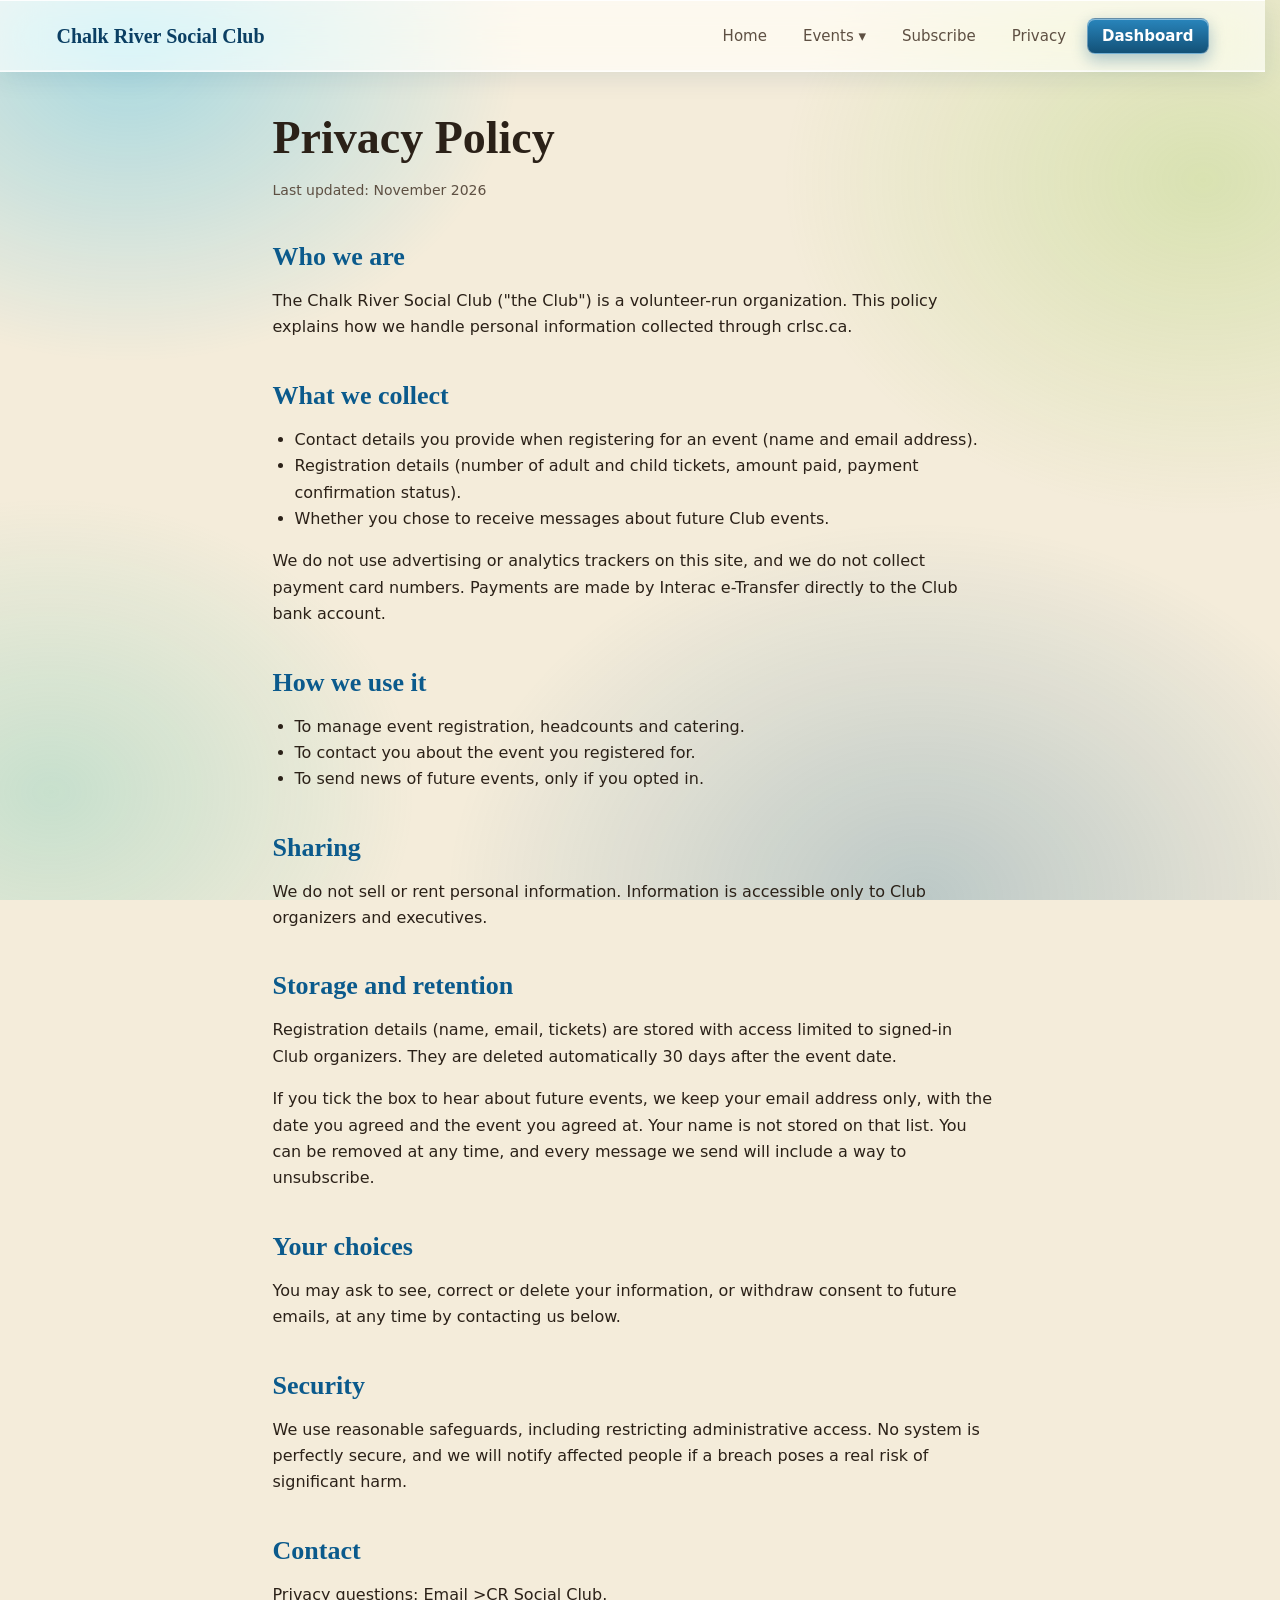
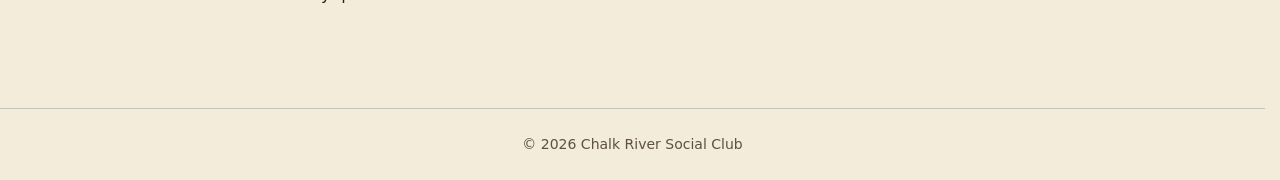
<file: privacy/index.html>
<!DOCTYPE html>
<html lang="en">
<head>
<meta charset="UTF-8">
<meta name="viewport" content="width=device-width, initial-scale=1.0">
<title>Privacy Policy · Chalk River Social Club</title>
<meta http-equiv="Content-Security-Policy" content="default-src 'none'; script-src 'self'; style-src 'self'; img-src 'self' data:; connect-src 'none'; form-action 'none'; base-uri 'none'">
<meta name="referrer" content="no-referrer">
<meta name="robots" content="noindex">
<link rel="stylesheet" href="/assets/site.css?v=25">
</head>
<body class="light">
<header class="site"><div class="wrap">
  <a class="brand" href="/">Chalk River Social Club</a>
  <nav class="mainnav" aria-label="Main">
    <a href="/" class="navlink">Home</a>
    <div class="dropdown">
      <button type="button" class="navbtn" id="events-btn" aria-haspopup="true" aria-expanded="false">Events <span aria-hidden="true">▾</span></button>
      <ul class="menu" id="events-menu" hidden>
        <li><a href="/kidsxmas/">CNL Kids Christmas Party</a></li>
        <li><a href="/gala/">CNL Christmas Gala</a></li>
      </ul>
    </div>
    <a href="/subscribe/" class="navlink">Subscribe</a>
    <a href="/privacy/" class="navlink">Privacy</a>
    <a href="/dashboard/" class="navbtn solid">Dashboard</a>
  </nav>
</div></header>
<main class="wrap prose">
<h1 class="top">Privacy Policy</h1>
<p class="updated">Last updated: November 2026</p>

<h2>Who we are</h2>
<p>The Chalk River Social Club ("the Club") is a volunteer-run organization. This policy explains how we handle personal information collected through crlsc.ca.</p>

<h2>What we collect</h2>
<ul>
<li>Contact details you provide when registering for an event (name and email address).</li>
<li>Registration details (number of adult and child tickets, amount paid, payment confirmation status).</li>
<li>Whether you chose to receive messages about future Club events.</li>
</ul>
<p>We do not use advertising or analytics trackers on this site, and we do not collect payment card numbers. Payments are made by Interac e-Transfer directly to the Club bank account.</p>

<h2>How we use it</h2>
<ul>
<li>To manage event registration, headcounts and catering.</li>
<li>To contact you about the event you registered for.</li>
<li>To send news of future events, only if you opted in.</li>
</ul>

<h2>Sharing</h2>
<p>We do not sell or rent personal information. Information is accessible only to Club organizers and executives.</p>

<h2>Storage and retention</h2>
<p>Registration details (name, email, tickets) are stored with access limited to signed-in Club organizers. They are deleted automatically 30 days after the event date.</p>
<p>If you tick the box to hear about future events, we keep your email address only, with the date you agreed and the event you agreed at. Your name is not stored on that list. You can be removed at any time, and every message we send will include a way to unsubscribe.</p>

<h2>Your choices</h2>
<p>You may ask to see, correct or delete your information, or withdraw consent to future emails, at any time by contacting us below.</p>

<h2>Security</h2>
<p>We use reasonable safeguards, including restricting administrative access. No system is perfectly secure, and we will notify affected people if a breach poses a real risk of significant harm.</p>

<h2>Contact</h2>
<p>Privacy questions: Email &gt;CR Social Club.</p>
</main>
<footer class="site"><div class="wrap">© 2026 Chalk River Social Club</div></footer>
<script type="module" src="/assets/nav.js"></script>
</body></html>
</file>
<file: assets/site.css>
:root{--bg:#5A101C;--panel:#701826;--panel2:#832030;--ink:#F5EFE4;--soft:#D8C9AE;--gold:#D4AF37;--line:rgba(212,175,55,.3)}
*{box-sizing:border-box}
body{margin:0;background:var(--bg);color:var(--ink);font:16px/1.65 system-ui,-apple-system,"Segoe UI",Roboto,sans-serif}
a{color:var(--gold)}
.wrap{max-width:960px;margin:0 auto;padding:0 20px}
header.site{border-bottom:1px solid var(--line);background:#3E0A13}
header.site .wrap{display:flex;justify-content:space-between;align-items:center;gap:12px;flex-wrap:wrap;padding-top:14px;padding-bottom:14px}
.brand{font:700 20px Georgia,serif;color:var(--ink);text-decoration:none}
nav a{color:var(--soft);text-decoration:none;margin-left:18px;font-size:15px}
nav a:hover,nav a[aria-current]{color:var(--gold)}
.hero{padding:64px 0 40px;text-align:center}
.hero h1,h1{font:700 clamp(30px,5vw,46px)/1.15 Georgia,serif;margin:0 0 14px}
.hero p{max-width:640px;margin:0 auto;color:var(--soft)}
h2{font:700 26px Georgia,serif;margin:40px 0 12px;color:var(--gold)}
h3{margin:24px 0 6px}
.cards{display:grid;grid-template-columns:repeat(auto-fit,minmax(200px,1fr));gap:16px}
.card{background:var(--panel);border:1px solid var(--line);border-radius:12px;padding:20px}
.card h3{margin-top:0}
.event{display:block;text-decoration:none;color:var(--ink);background:var(--panel);border:1px solid var(--gold);border-radius:14px;padding:22px;transition:background .15s}
.event:hover{background:var(--panel2)}
.event .date{color:var(--gold);font-weight:700;font-size:14px;letter-spacing:.06em;text-transform:uppercase}
.event h3{margin:6px 0;font:700 24px Georgia,serif}
.event .meta{color:var(--soft);font-size:15px}
.event .go{display:inline-block;margin-top:10px;color:var(--gold);font-weight:600}
footer.site{margin-top:64px;border-top:1px solid var(--line);padding:24px 0;color:var(--soft);font-size:14px;text-align:center}
.prose{max-width:760px;padding-bottom:20px}
.prose ul{padding-left:22px}
.updated{color:var(--soft);font-size:14px}
.gate{max-width:360px;margin:70px auto;text-align:center;background:var(--panel);border:1px solid var(--line);border-radius:14px;padding:30px}
.gate input{width:100%;padding:12px;border-radius:8px;border:1px solid var(--line);background:#3E0A13;color:var(--ink);font-size:18px;text-align:center;letter-spacing:.3em}
.gate button,.btn{margin-top:12px;width:100%;padding:12px;border:0;border-radius:8px;background:var(--gold);color:#2a0a10;font-weight:700;font-size:16px;cursor:pointer}
.err{color:#ffb3b3;min-height:1.4em;margin-top:8px;font-size:14px}
table{width:100%;border-collapse:collapse;background:var(--panel);border-radius:10px;overflow:hidden}
th,td{padding:10px 12px;text-align:left;border-bottom:1px solid var(--line);font-size:14px}
th{color:var(--gold);text-transform:uppercase;font-size:12px;letter-spacing:.06em}
.notice{background:#3E0A13;border:1px dashed var(--gold);border-radius:10px;padding:14px 16px;color:var(--soft);font-size:14px}
.top{margin-top:40px}
.small{font-size:26px}
.nf{text-align:center;padding-top:80px}
[hidden]{display:none!important}
.gate input.plain{margin-bottom:10px;letter-spacing:normal;font-size:16px}
.topbar{display:flex;justify-content:space-between;align-items:center;gap:12px;flex-wrap:wrap}
.tabs2{display:flex;gap:8px;margin:18px 0}
.tab2{background:var(--panel);color:var(--soft);border:1px solid var(--line);border-radius:999px;padding:8px 18px;cursor:pointer;font-size:15px}
.tab2.active{background:var(--gold);color:#2a0a10;font-weight:700}
.toolbar{display:flex;gap:12px;align-items:center;flex-wrap:wrap;margin:6px 0 16px}
.btn-s{background:var(--panel2);color:var(--ink);border:1px solid var(--line);border-radius:8px;padding:7px 12px;cursor:pointer;font-size:14px}
.btn-s:hover{border-color:var(--gold)}
select{background:#3E0A13;color:var(--ink);border:1px solid var(--line);border-radius:6px;padding:5px 8px}
.stats{margin-bottom:16px}
.num{font:700 26px Georgia,serif;color:var(--gold)}
.scroll{overflow-x:auto;margin-bottom:12px}

/* ---- navigation ---- */
header.site .wrap{align-items:center}
.mainnav{display:flex;align-items:center;gap:6px;flex-wrap:wrap}
.mainnav .navlink{margin-left:0;padding:8px 12px;border-radius:8px}
.navbtn{font:inherit;font-size:15px;color:var(--soft);background:transparent;border:1px solid transparent;border-radius:8px;padding:8px 14px;cursor:pointer;text-decoration:none;display:inline-block}
.navbtn:hover{color:var(--gold);border-color:var(--line)}
.navbtn.solid{background:var(--gold);color:#2a0a10;font-weight:700}
.navbtn.solid:hover{color:#2a0a10;filter:brightness(1.08)}
.dropdown{position:relative}
.menu{position:absolute;right:0;top:calc(100% + 6px);min-width:260px;margin:0;padding:6px;list-style:none;background:var(--panel);border:1px solid var(--line);border-radius:10px;box-shadow:0 10px 30px rgba(0,0,0,.25);z-index:20}
.menu a{display:block;margin:0;padding:10px 12px;border-radius:8px;color:var(--ink);text-decoration:none;font-size:15px}
.menu a:hover{background:var(--panel2);color:var(--gold)}

/* ---- light (beige) theme, used by the home page ---- */
body.light{--bg:#F4ECDA;--panel:#FFFDF7;--panel2:#EDE2C8;--ink:#2B2118;--soft:#5E5043;--gold:#0B5A8C;--line:rgba(11,90,140,.25)}
body.light header.site{background:#FFFDF7;border-bottom:1px solid var(--line)}
body.light .brand{color:#0B3F63}
body.light .navbtn.solid{background:#0B5A8C;color:#fff}
body.light .navbtn.solid:hover{color:#fff}
body.light .event{border-color:#0B5A8C;box-shadow:0 2px 10px rgba(11,63,99,.08)}
body.light .event:hover{background:#FFF7E3}
body.light .card{box-shadow:0 2px 10px rgba(11,63,99,.06)}
body.light .menu{box-shadow:0 10px 30px rgba(43,33,24,.18)}
.logo{display:block;margin:0 auto 14px;width:200px;height:200px;max-width:60vw;height:auto}
.hero{padding-top:40px}
body.light .gate input,body.light .notice,body.light select{background:#FFFDF7;color:var(--ink)}
body.light .notice{border-color:var(--gold)}
body.light .gate button,body.light .btn,body.light .tab2.active{color:#fff}
body.light .tab2{color:var(--soft)}
body.light .err{color:#B3261E}
body.light .gate{box-shadow:0 2px 10px rgba(11,63,99,.08)}

/* ---- form contrast safeguards (autofill, placeholders) ---- */
.gate input::placeholder{color:#7a6c5d;opacity:1}
.gate input:-webkit-autofill,.gate input:-webkit-autofill:focus{-webkit-text-fill-color:var(--ink);caret-color:var(--ink);box-shadow:0 0 0 1000px #FFFDF7 inset;border:1px solid var(--line)}
.gate input:focus-visible,.gate button:focus-visible{outline:3px solid #0B5A8C;outline-offset:2px}
body.light .gate button:hover{filter:brightness(1.1)}

/* ---- dashboard buttons ---- */
.statusline{font-size:16px}
.state-open{color:#1B7F3B}
.state-closed{color:#C0262D}
.btn-s,.btn-p,.btn-close,.btn-open,.btn-danger{font:inherit;font-size:14px;font-weight:600;border-radius:8px;padding:9px 16px;cursor:pointer;border:1.5px solid transparent}
.btn-s{background:#FFFDF7;color:#0B5A8C;border-color:#0B5A8C}
.btn-s:hover{background:#E6F0F7}
.btn-p{background:#0B5A8C;color:#fff;border-color:#0B5A8C}
.btn-p:hover{background:#094a73}
.btn-close{background:#C0262D;color:#fff;border-color:#C0262D}
.btn-close:hover{background:#a01f25}
.btn-open{background:#1B7F3B;color:#fff;border-color:#1B7F3B}
.btn-open:hover{background:#156b30}
.btn-danger{background:#FFFDF7;color:#C0262D;border-color:#C0262D;padding:6px 12px}
.btn-danger:hover{background:#FBE9EA}
.btn-s:focus-visible,.btn-p:focus-visible,.btn-close:focus-visible,.btn-open:focus-visible,.btn-danger:focus-visible{outline:3px solid #0B5A8C;outline-offset:2px}
.sr-only{position:absolute;width:1px;height:1px;margin:-1px;padding:0;overflow:hidden;clip:rect(0,0,0,0);white-space:nowrap;border:0}
body.light .hero{padding-bottom:10px}
.hero .about{max-width:680px;margin:6px auto 0;font-size:18px;line-height:1.7;color:var(--ink)}
.topbar{justify-content:flex-end;margin-top:24px}
.tabrow{display:flex;justify-content:space-between;align-items:center;gap:12px;flex-wrap:wrap;margin:22px 0 14px}
.tabrow .tabs2{margin:0}
.userbox{display:flex;align-items:center;gap:10px}
#content .notice{margin:20px 0 0}
#content .notice[hidden]{display:none}
.event + .event{margin-top:14px}
.wrap.wide{max-width:1180px}
.stats{grid-template-columns:repeat(auto-fit,minmax(150px,1fr))}
select.sel-good{background:#1B7F3B;color:#fff;border-color:#1B7F3B;font-weight:600}
select.sel-good option{background:#fff;color:#2B2118}
body.light select.sel-good{background:#1B7F3B;color:#fff;border-color:#1B7F3B;font-weight:600}

/* ---- header: identical size and position on every page ---- */
html{scrollbar-gutter:stable}
header.site .wrap,header.site .wrap.wide{max-width:1200px;padding:0 24px;min-height:72px}
.brand{font-size:20px;line-height:1.2}
.mainnav .navlink,.navbtn{font-size:15px;padding:8px 14px;border-radius:8px;line-height:1.2}
.mainnav a,.mainnav button{margin-left:0}
.mainnav .navbtn.solid{font-weight:700}
.mainnav .navlink{border:1px solid transparent}

/* ---- phones: Events menu opens as a full-width panel under the header ---- */
@media (max-width:760px){
  header.site .wrap{position:relative;padding-top:12px;padding-bottom:12px;row-gap:8px}
  header.site .dropdown{position:static}
  header.site .menu{left:16px;right:16px;top:100%;min-width:0;margin-top:6px}
}

/* ---- registration status light on event cards ---- */
.event .evtop{display:flex;justify-content:space-between;align-items:center;gap:10px;flex-wrap:wrap}
.reg{display:inline-flex;align-items:center;gap:8px;font-size:13px;font-weight:600;color:var(--soft)}
.reg .dot{display:inline-block;width:12px;height:12px;border-radius:50%;background:#A9A59B}
.reg[data-state="open"]{color:#1B7F3B}
.reg[data-state="open"] .dot{background:#1FB34F;animation:regblink 1.4s ease-in-out infinite}
.reg[data-state="closed"]{color:#C0262D}
.reg[data-state="closed"] .dot{background:#D32F2F}
@keyframes regblink{0%,100%{opacity:1;box-shadow:0 0 9px 3px rgba(31,179,79,.55)}50%{opacity:.25;box-shadow:0 0 0 0 rgba(31,179,79,0)}}
@media (prefers-reduced-motion:reduce){.reg .dot{animation:none!important}}

/* ---- home hero: logo left, About text right, one row ---- */
body.light .hero{display:flex;align-items:center;gap:32px;text-align:left;padding:24px 20px 0}
body.light .hero .logo{margin:0;flex:none;width:170px;height:auto}
body.light .hero .about{margin:0;max-width:none;text-align:left}
body.light .hero + .wrap h2:first-child{margin-top:28px}
@media (max-width:640px){
  body.light .hero{flex-direction:column;text-align:center;gap:12px}
  body.light .hero .logo{width:150px}
  body.light .hero .about{text-align:center}
}

/* ---- dashboard: add-emails box ---- */
.addbox{margin:12px 0;padding:14px;border:1px solid var(--line,#d9cfb8);border-radius:10px;background:#fffdf7}
.addbox label{display:block;font-weight:600;margin-bottom:8px}
.addbox textarea{width:100%;min-height:200px;box-sizing:border-box;padding:10px;font:inherit;line-height:1.5;border:1px solid #b9ae94;border-radius:8px;background:#fff;color:#222;resize:vertical}
.addbox .addrow{display:flex;flex-wrap:wrap;align-items:center;gap:10px;margin-top:10px}
.addbox #add-sub-msg{flex:1 1 240px;font-size:.95em}

/* ---- subscribe page ---- */
.subform{max-width:520px;margin:16px 0}
.subform label:not(.consent-row){display:block;font-weight:600;margin-bottom:6px}
.subform input[type=email]{width:100%;box-sizing:border-box;padding:10px 12px;font:inherit;border:1px solid #b9ae94;border-radius:8px;background:#fff;color:#222}
.subform .consent-row{display:flex;gap:10px;align-items:flex-start;margin:14px 0;font-weight:400}
.subform .consent-row input{margin-top:4px;flex:none}
.subform .submsg{min-height:1.4em;color:#a12a2a;margin:6px 0}
.subform .btn-p{padding:10px 22px}

/* =====================================================================
   LIQUID GLASS (home, privacy, dashboard, subscribe)
   Translucent, blurred, softly lit surfaces floating over a colourful
   ambient background. Scoped to body.light so the festive event pages
   keep their own themes.
   ===================================================================== */
body.light{
  --glass:rgba(255,255,255,.46);
  --glass-strong:rgba(255,255,255,.66);
  --glass-edge:rgba(255,255,255,.72);
  --glass-shadow:0 8px 32px rgba(11,63,99,.12),0 1px 2px rgba(11,63,99,.06);
  --glass-light:inset 0 1px 0 rgba(255,255,255,.95),inset 0 -1px 0 rgba(255,255,255,.35),inset 0 0 18px rgba(255,255,255,.28);
  --blur:blur(22px) saturate(180%);
  background:#F4ECDA;
}
/* ambient colour field behind everything (colours from the club logo) */
body.light::before{
  content:"";position:fixed;inset:0;z-index:-1;pointer-events:none;
  background:
    radial-gradient(560px 440px at 10% 6%,rgba(0,174,239,.30),transparent 70%),
    radial-gradient(600px 480px at 94% 20%,rgba(140,198,63,.26),transparent 70%),
    radial-gradient(680px 540px at 72% 100%,rgba(11,90,140,.24),transparent 70%),
    radial-gradient(520px 420px at 4% 88%,rgba(72,190,170,.26),transparent 70%);
}

/* shared glass surface */
body.light header.site::before,
body.light .event,body.light .card,body.light .gate,body.light .notice,
body.light .addbox,body.light .subform,body.light table,body.light .menu,
body.light .tab2:not(.active),body.light .btn-s,body.light .btn-danger{
  -webkit-backdrop-filter:var(--blur);backdrop-filter:var(--blur);
}
body.light .event,body.light .card,body.light .gate,body.light .notice,
body.light .addbox,body.light table{
  background:var(--glass);border:1px solid var(--glass-edge);border-radius:22px;
  box-shadow:var(--glass-shadow),var(--glass-light);
}
body.light .subform{
  background:var(--glass);border:1px solid var(--glass-edge);border-radius:22px;padding:22px;
  box-shadow:var(--glass-shadow),var(--glass-light);
}

/* floating header */
body.light header.site{
  position:sticky;top:0;z-index:50;background:transparent;border-bottom:0;
}
body.light header.site::before{
  content:"";position:absolute;inset:0;z-index:-1;
  background:var(--glass-strong);border-bottom:1px solid var(--glass-edge);
  box-shadow:0 6px 24px rgba(11,63,99,.10),inset 0 -1px 0 rgba(255,255,255,.5),inset 0 1px 0 rgba(255,255,255,.9);
}
body.light .menu{
  background:var(--glass-strong);border:1px solid var(--glass-edge);border-radius:20px;
  box-shadow:0 18px 44px rgba(11,63,99,.20),var(--glass-light);
}
body.light .menu a{border-radius:14px}
body.light .menu a:hover{background:rgba(11,90,140,.10);color:#0B3F63}

/* event cards */
body.light .event{transition:transform .25s ease,box-shadow .25s ease,background .25s ease}
body.light .event:hover{
  background:var(--glass-strong);transform:translateY(-2px);
  box-shadow:0 14px 40px rgba(11,63,99,.18),var(--glass-light);
}
body.light .event:active{transform:translateY(0) scale(.995)}

/* dashboard table */
body.light table{overflow:hidden}
body.light th{background:rgba(255,255,255,.35)}
body.light th,body.light td{border-bottom:1px solid rgba(11,90,140,.12)}
body.light tbody tr:hover td{background:rgba(255,255,255,.35)}

/* buttons: tinted glass */
body.light .navbtn.solid,body.light .btn-p{
  background:linear-gradient(180deg,rgba(32,128,186,.96),rgba(9,74,115,.96));
  border-color:rgba(255,255,255,.35);color:#fff;
  box-shadow:0 6px 16px rgba(11,90,140,.32),inset 0 1px 0 rgba(255,255,255,.45);
}
body.light .navbtn.solid:hover,body.light .btn-p:hover{filter:brightness(1.08);background:linear-gradient(180deg,rgba(32,128,186,.96),rgba(9,74,115,.96))}
body.light .btn-close,body.light .btn-open{
  border-color:rgba(255,255,255,.35);box-shadow:0 6px 16px rgba(0,0,0,.18),inset 0 1px 0 rgba(255,255,255,.4);
}
body.light .btn-s,body.light .btn-danger,body.light .tab2:not(.active){
  background:var(--glass-strong);border:1px solid var(--glass-edge);
  box-shadow:0 2px 10px rgba(11,63,99,.08),inset 0 1px 0 rgba(255,255,255,.9);
}
body.light .btn-s{color:#0B5A8C}
body.light .btn-s:hover,body.light .tab2:not(.active):hover{background:rgba(255,255,255,.85)}
body.light .btn-danger:hover{background:rgba(251,233,234,.9)}
body.light .tab2.active{
  background:linear-gradient(180deg,rgba(32,128,186,.96),rgba(9,74,115,.96));border:1px solid rgba(255,255,255,.35);
  box-shadow:0 6px 16px rgba(11,90,140,.30),inset 0 1px 0 rgba(255,255,255,.45);
}
body.light .navbtn,body.light .btn-p,body.light .btn-s,body.light .btn-close,body.light .btn-open,body.light .btn-danger,body.light .tab2{
  transition:background .2s ease,filter .2s ease,transform .15s ease,box-shadow .2s ease;
}
body.light .btn-p:active,body.light .btn-s:active,body.light .navbtn.solid:active{transform:scale(.97)}

/* inputs: frosted wells */
body.light .gate input,body.light .addbox textarea,body.light .subform input[type=email],body.light select:not(.sel-good){
  background:rgba(255,255,255,.72);border:1px solid rgba(11,90,140,.22);border-radius:12px;
  box-shadow:inset 0 1px 3px rgba(11,63,99,.08);
}
body.light .gate input:focus,body.light .addbox textarea:focus,body.light .subform input[type=email]:focus{
  outline:3px solid rgba(11,90,140,.45);outline-offset:1px;background:#fff;
}
body.light .gate button{border-radius:14px}

/* tidy: stat cards get a little more breathing room */
body.light .stats .card{padding:16px 18px}

/* fall back to solid surfaces where blur is unavailable or unwanted */
@supports not ((backdrop-filter:blur(1px)) or (-webkit-backdrop-filter:blur(1px))){
  body.light{--glass:rgba(255,253,247,.96);--glass-strong:rgba(255,253,247,.98)}
}
@media (prefers-reduced-transparency:reduce){
  body.light{--glass:#FFFDF7;--glass-strong:#FFFDF7}
  body.light header.site::before,body.light .event,body.light .card,body.light .gate,body.light .notice,
  body.light .addbox,body.light .subform,body.light table,body.light .menu,body.light .tab2,body.light .btn-s,body.light .btn-danger{
    -webkit-backdrop-filter:none;backdrop-filter:none}
}
@media (prefers-reduced-motion:reduce){
  body.light .event,body.light .navbtn,body.light .btn-p,body.light .btn-s,body.light .tab2{transition:none}
  body.light .event:hover{transform:none}
}
@media (max-width:760px){body.light header.site{position:relative}}

/* dashboard: event selector sized to match the buttons */
body.light #event-select{font:inherit;font-size:14px;font-weight:600;padding:9px 16px;min-height:43px;border-radius:8px;color:#0B3F63;cursor:pointer}
</file>
